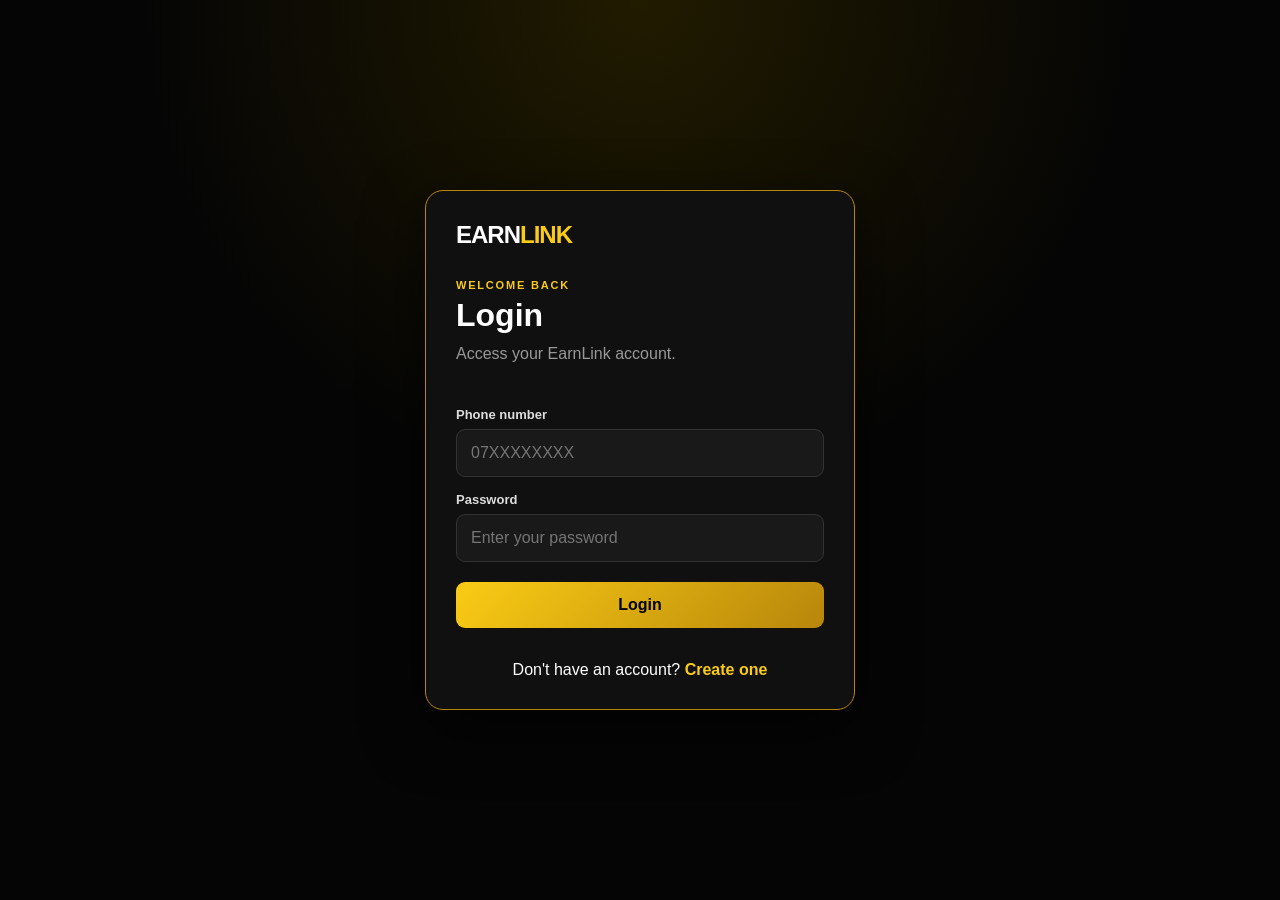
<file: index.html>
<!DOCTYPE html>
<html lang="en">
<head>
  <meta charset="UTF-8">
  <meta name="viewport" content="width=device-width, initial-scale=1.0">
  <meta name="theme-color" content="#050505">
  <title>EarnLink | Home</title>
  <link rel="stylesheet" href="style.css">
</head>
<body>
  <header class="topbar">
    <a class="brand" href="index.html">EARN<span>LINK</span></a>
    <a class="logout-link" href="#" onclick="logout(); return false;">Logout</a>
  </header>

  <main class="container">
    <section class="hero">
      <div>
        <p class="eyebrow">WELCOME TO EARNLINK</p>
        <h1>Earn more. <span>Do more.</span></h1>
        <p>Complete verified YouTube content-review tasks and track your earnings.</p>
      </div>
      <a class="btn" href="tasks.html">View Tasks →</a>
    </section>

    <section class="stats-grid">
      <div class="stat-card"><small>AVAILABLE</small><strong id="homeAvailable">KSh 0.00</strong></div>
      <div class="stat-card"><small>PENDING</small><strong id="homePending">KSh 0.00</strong></div>
      <div class="stat-card"><small>TOTAL EARNED</small><strong id="homeTotal">KSh 0.00</strong></div>
    </section>

    <section class="panel">
      <p class="eyebrow">HOW IT WORKS</p>
      <h2>Complete tasks</h2>
      <div class="steps">
        <div class="step"><span>01</span><div><strong>Choose a task</strong><p>Open an available YouTube content-review task.</p></div></div>
        <div class="step"><span>02</span><div><strong>Review the content</strong><p>Follow the instructions and review the assigned content.</p></div></div>
        <div class="step"><span>03</span><div><strong>Submit proof</strong><p>Upload your screen recording for review.</p></div></div>
        <div class="step"><span>04</span><div><strong>Get approved</strong><p>Approved rewards appear in your available balance.</p></div></div>
      </div>
    </section>

    <nav class="bottom-navigation" aria-label="Main navigation">
      <a class="active" href="index.html"><span class="nav-icon">⌂</span><small>Home</small></a>
      <a href="tasks.html"><span class="nav-icon">▦</span><small>Tasks</small></a>
      <a href="wallet.html"><span class="nav-icon">▣</span><small>Wallet</small></a>
    </nav>
  </main>
  <script src="script.js"></script>
</body>
</html>
</file>
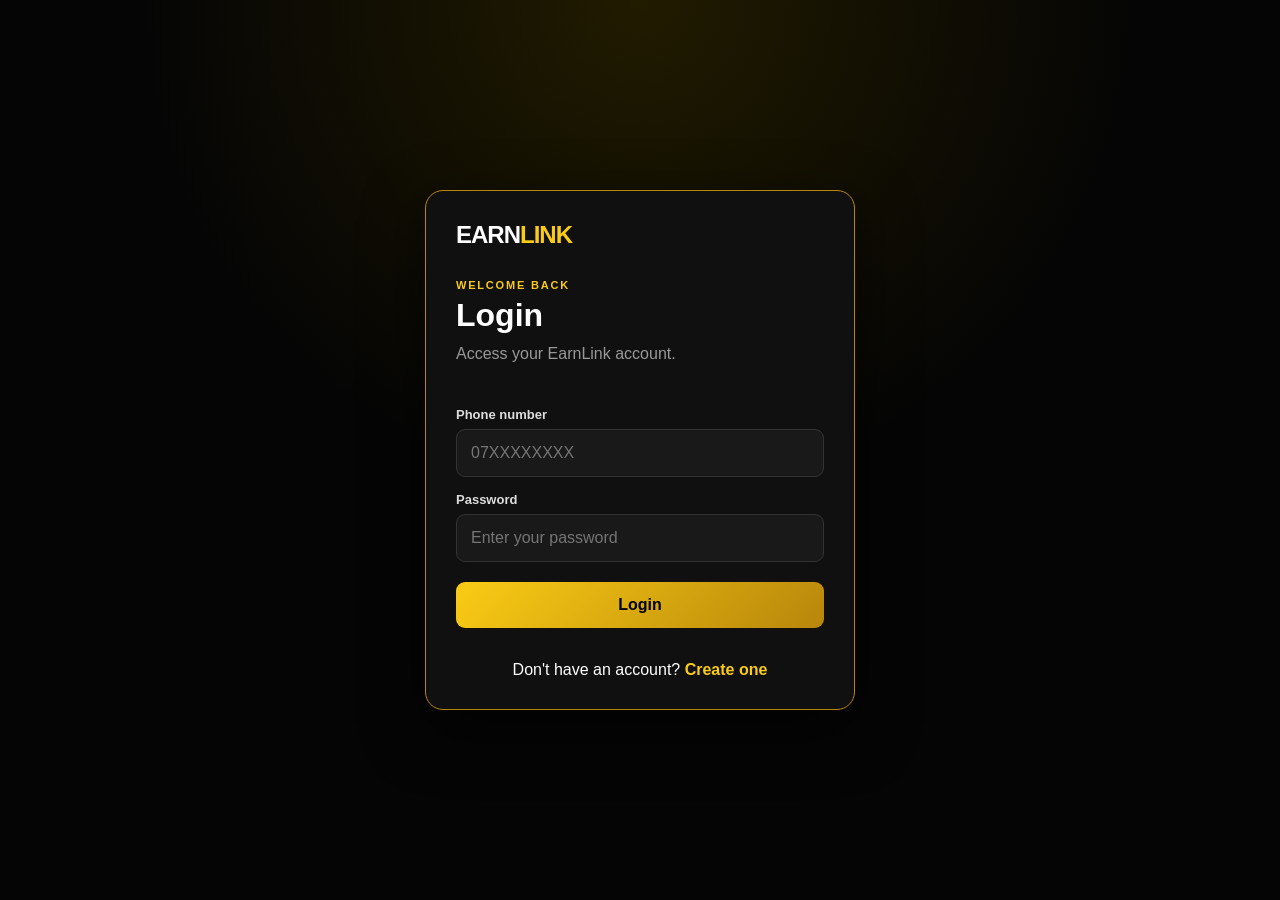
<file: login.html>
<!DOCTYPE html>
<html lang="en">
<head>
  <meta charset="UTF-8">
  <meta name="viewport" content="width=device-width, initial-scale=1.0">
  <meta name="theme-color" content="#050505">
  <title>EarnLink | Login</title>
  <link rel="stylesheet" href="style.css">
</head>
<body class="auth-body">
  <main class="auth-card">
    <a class="brand auth-brand" href="login.html">EARN<span>LINK</span></a>
    <p class="eyebrow">WELCOME BACK</p>
    <h1>Login</h1>
    <p class="muted">Access your EarnLink account.</p>

    <form id="loginForm">
      <label for="phone">Phone number</label>
      <input id="phone" type="tel" placeholder="07XXXXXXXX" autocomplete="tel" required>

      <label for="password">Password</label>
      <input id="password" type="password" placeholder="Enter your password" autocomplete="current-password" required>

      <button class="btn full" type="submit">Login</button>
      <p id="msg" class="msg"></p>
    </form>

    <p class="center">Don't have an account? <a href="signup.html">Create one</a></p>
  </main>
  <script src="script.js"></script>
</body>
</html>
</file>
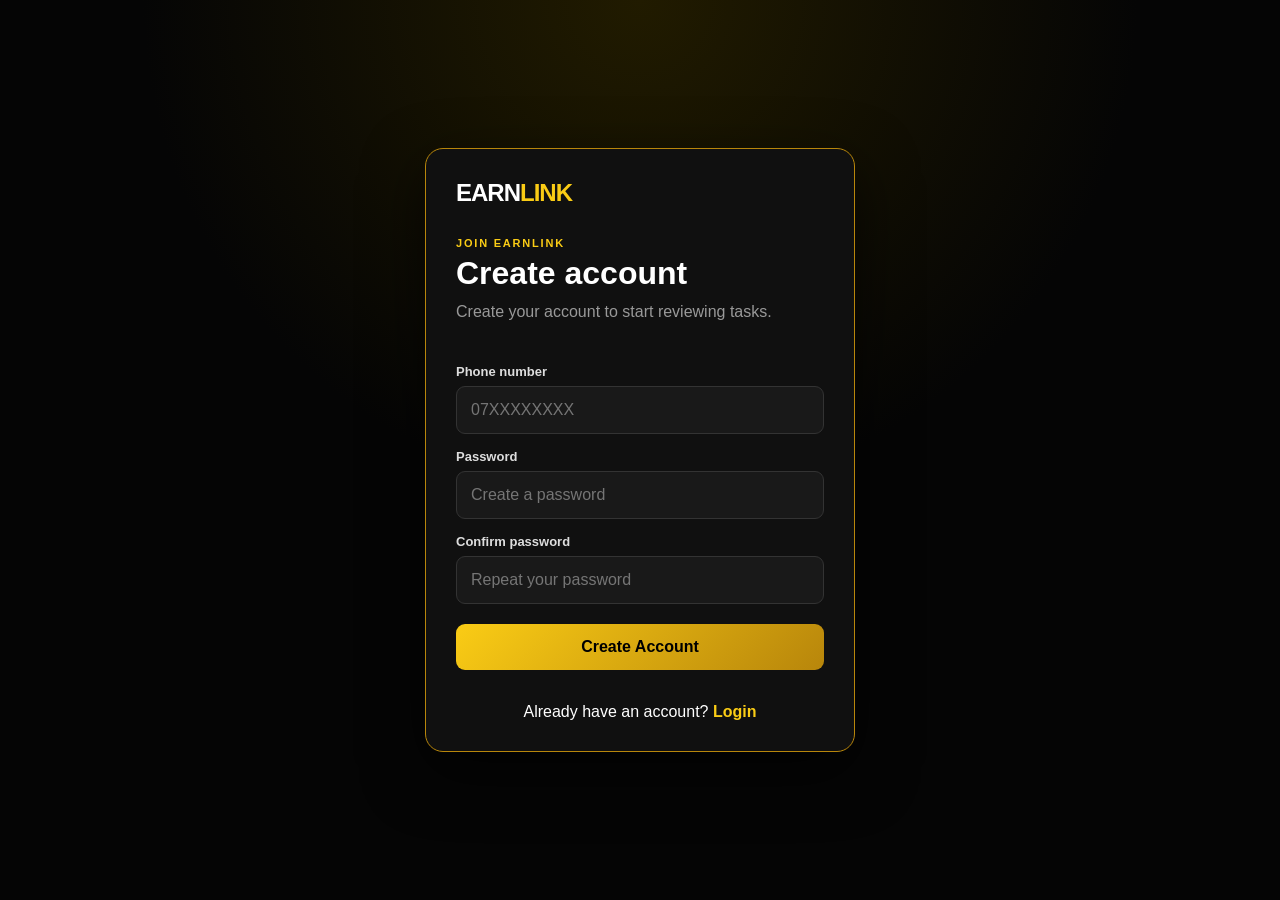
<file: signup.html>
<!DOCTYPE html>
<html lang="en">
<head>
  <meta charset="UTF-8">
  <meta name="viewport" content="width=device-width, initial-scale=1.0">
  <meta name="theme-color" content="#050505">
  <title>EarnLink | Sign Up</title>
  <link rel="stylesheet" href="style.css">
</head>
<body class="auth-body">
  <main class="auth-card">
    <a class="brand auth-brand" href="login.html">EARN<span>LINK</span></a>
    <p class="eyebrow">JOIN EARNLINK</p>
    <h1>Create account</h1>
    <p class="muted">Create your account to start reviewing tasks.</p>

    <form id="registerForm">
      <label for="phone">Phone number</label>
      <input id="phone" type="tel" placeholder="07XXXXXXXX" autocomplete="tel" required>

      <label for="password">Password</label>
      <input id="password" type="password" placeholder="Create a password" autocomplete="new-password" minlength="6" required>

      <label for="confirmPassword">Confirm password</label>
      <input id="confirmPassword" type="password" placeholder="Repeat your password" autocomplete="new-password" minlength="6" required>

      <button class="btn full" type="submit">Create Account</button>
      <p id="msg" class="msg"></p>
    </form>

    <p class="center">Already have an account? <a href="login.html">Login</a></p>
  </main>
  <script src="script.js"></script>
</body>
</html>
</file>
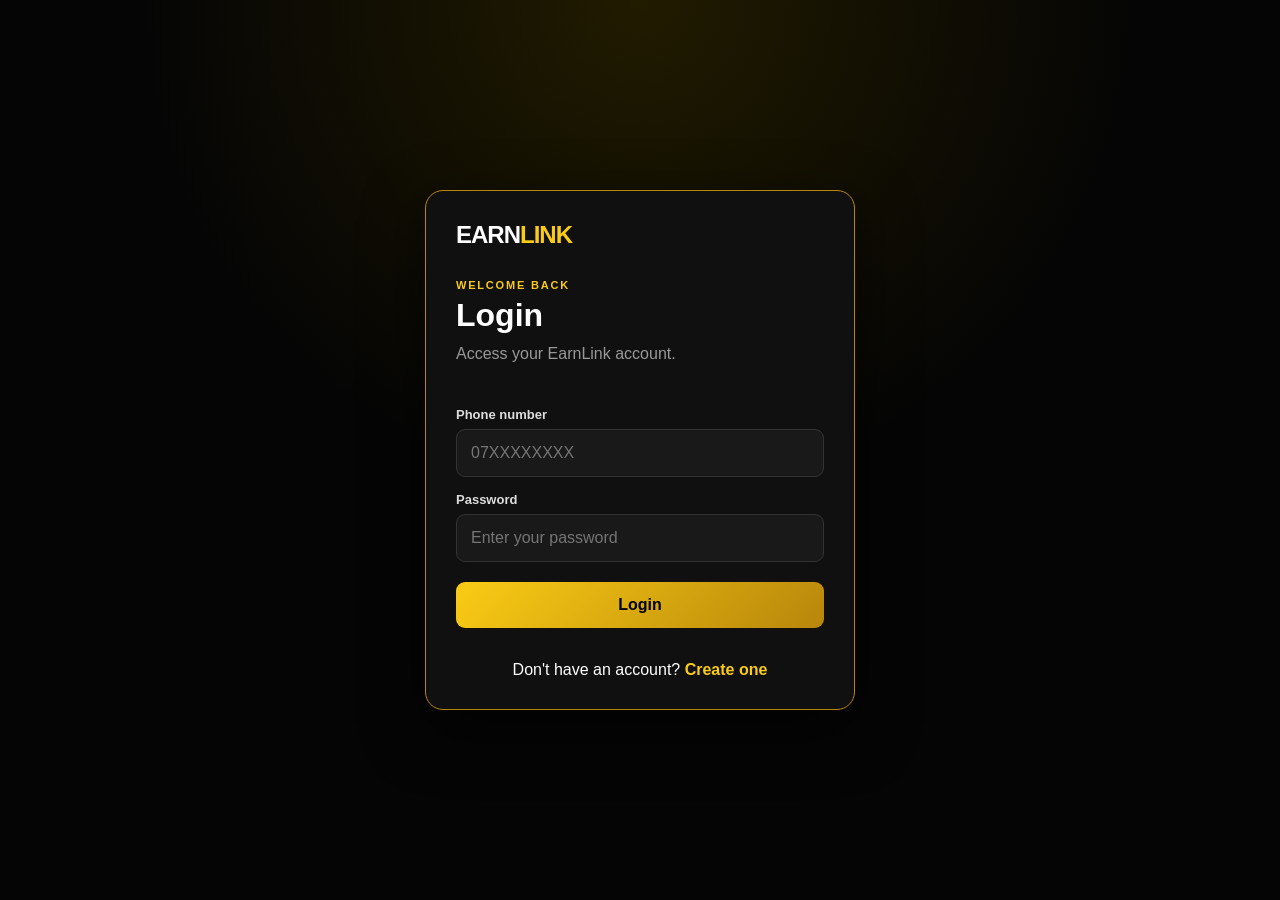
<file: task.html>
<!DOCTYPE html>
<html lang="en">
<head>
  <meta charset="UTF-8">
  <meta name="viewport" content="width=device-width, initial-scale=1.0">
  <meta name="theme-color" content="#050505">
  <title>EarnLink | Task</title>
  <link rel="stylesheet" href="style.css">
</head>
<body>
  <header class="topbar">
    <a class="brand" href="index.html">EARN<span>LINK</span></a>
    <a class="logout-link" href="#" onclick="logout(); return false;">Logout</a>
  </header>

  <main class="container task-container">
    <a href="tasks.html" class="back-link">← Back to Tasks</a>
    <section class="task-detail-card">
      <span class="tag">YOUTUBE CONTENT REVIEW</span>
      <h1 id="taskName">Loading Task...</h1>
      <p class="muted">Review the assigned YouTube content and submit your evidence for review.</p>

      <div class="reward-box"><span>Task Reward</span><strong id="reward">KSh 10</strong></div>

      <div class="detail-section">
        <h3>TASK INSTRUCTIONS</h3>
        <div id="instructions" class="instructions">Loading instructions...</div>
      </div>

      <div class="detail-section">
        <h3>OPEN YOUTUBE</h3>
        <a id="target" class="youtube-button" href="#" target="_blank" rel="noopener noreferrer">Open YouTube Content</a>
      </div>

      <div class="detail-section">
        <h3>TASK TIMER</h3>
        <div class="timer-box">
          <div id="timer">10s</div>
          <p class="muted">Complete the review before submitting.</p>
        </div>
      </div>

      <div class="detail-section">
        <h3>SUBMIT YOUR PROOF</h3>
        <div class="upload-box">
          <strong>📹 Screen Recording</strong>
          <p class="muted">Upload a video recording showing your task completion.</p>
          <input type="file" id="proof" accept="video/*">
        </div>
        <p id="taskMsg" class="task-message">Complete the review and select your recording.</p>
      </div>

      <button id="submitTask" class="btn full submit-task" disabled>Submit for Review</button>
    </section>
    <p class="footer">© 2026 EarnLink</p>
  </main>
  <script src="script.js"></script>
</body>
</html>
</file>
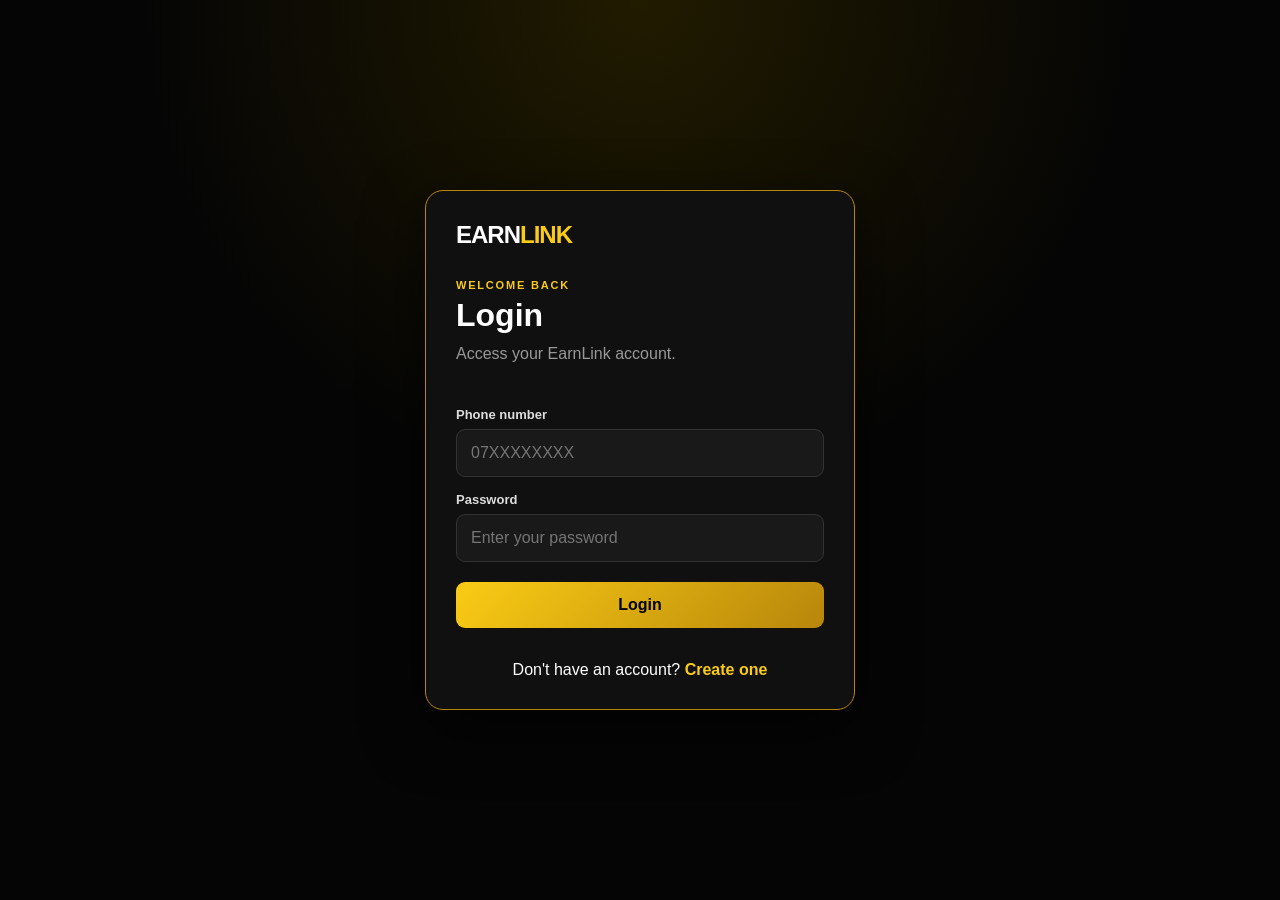
<file: tasks.html>
<!DOCTYPE html>
<html lang="en">
<head>
  <meta charset="UTF-8">
  <meta name="viewport" content="width=device-width, initial-scale=1.0">
  <meta name="theme-color" content="#050505">
  <title>EarnLink | Tasks</title>
  <link rel="stylesheet" href="style.css">
</head>
<body>
  <header class="topbar">
    <a class="brand" href="index.html">EARN<span>LINK</span></a>
    <a class="logout-link" href="#" onclick="logout(); return false;">Logout</a>
  </header>

  <main class="container">
    <section class="page-title">
      <p class="eyebrow">AVAILABLE WORK</p>
      <h1>YouTube Tasks</h1>
      <p>Review assigned YouTube content and submit your proof.</p>
    </section>

    <section id="taskList" class="task-list">
      <div class="loading">Loading tasks...</div>
    </section>

    <nav class="bottom-navigation" aria-label="Main navigation">
      <a href="index.html"><span class="nav-icon">⌂</span><small>Home</small></a>
      <a class="active" href="tasks.html"><span class="nav-icon">▦</span><small>Tasks</small></a>
      <a href="wallet.html"><span class="nav-icon">▣</span><small>Wallet</small></a>
    </nav>
  </main>
  <script src="script.js"></script>
</body>
</html>
</file>
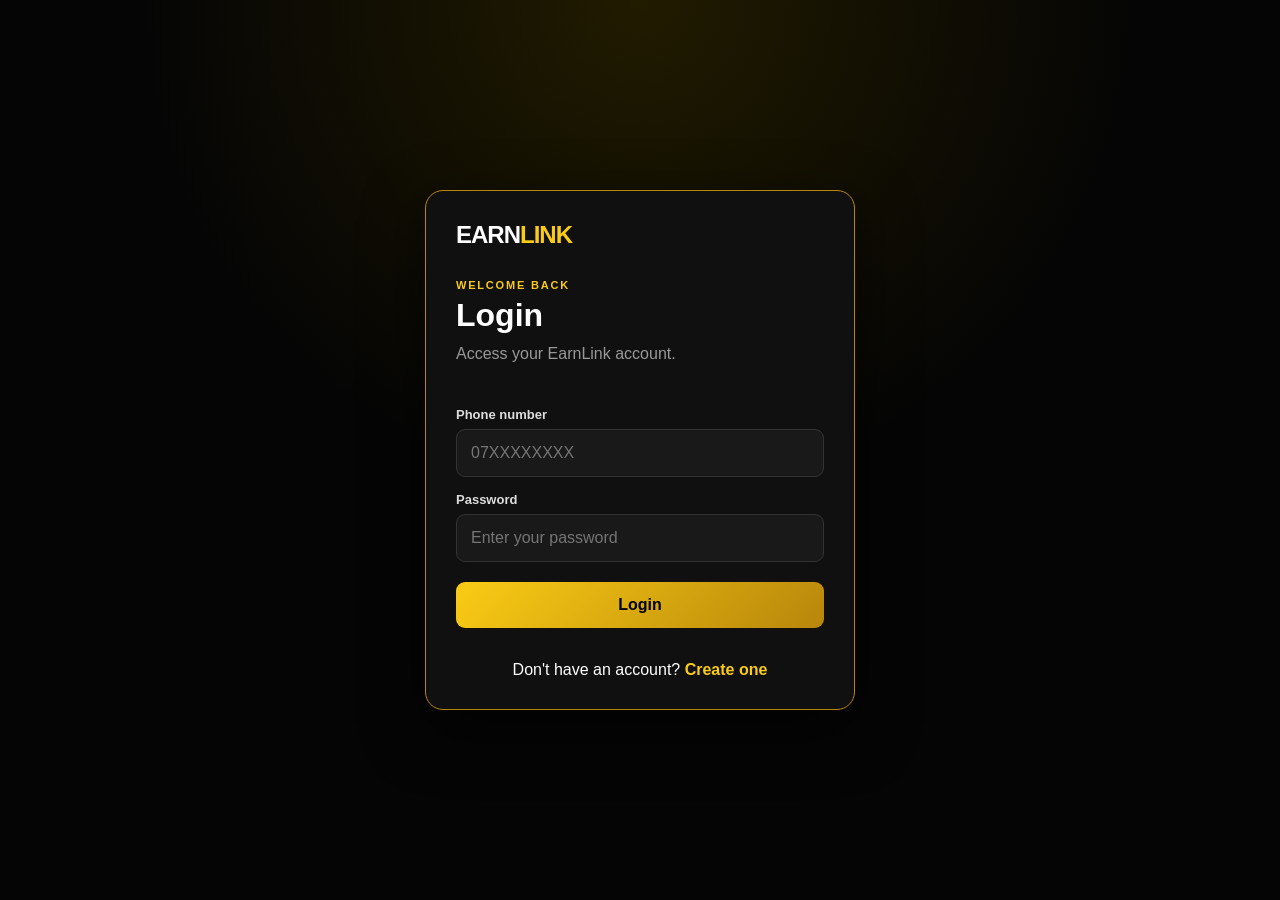
<file: wallet.html>
<!DOCTYPE html>
<html lang="en">
<head>
  <meta charset="UTF-8">
  <meta name="viewport" content="width=device-width, initial-scale=1.0">
  <meta name="theme-color" content="#050505">
  <title>EarnLink | Wallet</title>
  <link rel="stylesheet" href="style.css">
</head>
<body>
  <header class="topbar">
    <a class="brand" href="index.html">EARN<span>LINK</span></a>
    <a class="logout-link" href="#" onclick="logout(); return false;">Logout</a>
  </header>

  <main class="container">
    <section class="page-title">
      <p class="eyebrow">YOUR MONEY</p>
      <h1>Wallet</h1>
      <p>Track your approved and pending earnings.</p>
    </section>

    <section class="balance-grid">
      <div class="balance-card"><small>AVAILABLE BALANCE</small><strong id="availableBalance">KSh 0.00</strong></div>
      <div class="stat-card"><small>PENDING</small><strong id="pendingBalance">KSh 0.00</strong></div>
      <div class="stat-card"><small>TOTAL EARNED</small><strong id="totalEarned">KSh 0.00</strong></div>
    </section>

    <section class="panel">
      <p class="eyebrow">WITHDRAW</p>
      <h2>M-PESA Withdrawal</h2>
      <form id="withdrawForm">
        <label for="mpesaNumber">M-PESA Number</label>
        <input type="tel" id="mpesaNumber" placeholder="07XXXXXXXX" pattern="(07|01)[0-9]{8}|254(7|1)[0-9]{8}" required>
        <label for="withdrawAmount">Amount (KSh)</label>
        <input type="number" id="withdrawAmount" placeholder="Enter amount" min="1" step="1" required>
        <button type="submit" class="btn full">Request Withdrawal</button>
      </form>
      <p id="withdrawMessage" class="muted">Withdrawals require backend M-PESA integration for real payments.</p>
    </section>

    <section class="panel">
      <p class="eyebrow">ACTIVITY</p>
      <h2>Transaction History</h2>
      <div id="transactionHistory"><p class="muted">No transactions yet.</p></div>
    </section>

    <nav class="bottom-navigation">
      <a href="index.html"><span class="nav-icon">⌂</span><small>Home</small></a>
      <a href="tasks.html"><span class="nav-icon">▦</span><small>Tasks</small></a>
      <a class="active" href="wallet.html"><span class="nav-icon">▣</span><small>Wallet</small></a>
    </nav>
  </main>
  <script src="script.js"></script>
</body>
</html>
</file>
<file: style.css>
* {
  box-sizing: border-box;
  margin: 0;
  padding: 0;
}

:root {
  --black: #050505;
  --dark: #0c0c0c;
  --card: #111111;
  --card2: #171717;
  --gold: #facc15;
  --gold-dark: #b8860b;
  --white: #ffffff;
  --muted: #999999;
  --border: #292929;
}

html { scroll-behavior: smooth; }

body {
  font-family: Arial, Helvetica, sans-serif;
  background: var(--black);
  color: var(--white);
  min-height: 100vh;
  padding-bottom: 90px;
}

a { color: inherit; }
button, input { font: inherit; }

.brand {
  text-decoration: none;
  font-size: 24px;
  font-weight: 900;
  letter-spacing: -1px;
  color: white;
}
.brand span { color: var(--gold); }

.topbar {
  width: 100%;
  min-height: 68px;
  padding: 16px 20px;
  display: flex;
  align-items: center;
  justify-content: space-between;
  background: #080808;
  border-bottom: 1px solid var(--gold-dark);
  position: sticky;
  top: 0;
  z-index: 20;
}

.logout-link {
  text-decoration: none;
  color: #ddd;
  background: #1c1c1c;
  border: 1px solid #333;
  padding: 9px 13px;
  border-radius: 8px;
  font-size: 13px;
}
.logout-link:hover { color: var(--gold); border-color: var(--gold-dark); }

.container {
  width: min(100% - 30px, 900px);
  margin: 0 auto;
  padding-top: 28px;
}

.hero {
  background: linear-gradient(135deg, #161200, #0e0e0e 55%, #111);
  border: 1px solid var(--gold-dark);
  border-radius: 18px;
  padding: 28px;
  display: flex;
  align-items: center;
  justify-content: space-between;
  gap: 25px;
  box-shadow: 0 10px 40px rgba(0, 0, 0, .4);
}
.hero h1 { margin-top: 8px; font-size: clamp(30px, 7vw, 48px); line-height: 1.05; }
.hero h1 span { color: var(--gold); }
.hero p:not(.eyebrow) { color: #aaa; margin-top: 12px; line-height: 1.6; }

.page-title { margin-bottom: 24px; }
.page-title h1 { font-size: 32px; margin-top: 5px; }
.page-title p:not(.eyebrow) { color: var(--muted); margin-top: 8px; }

.eyebrow {
  color: var(--gold);
  font-size: 11px;
  font-weight: 800;
  letter-spacing: 1.8px;
}
.muted { color: var(--muted); line-height: 1.6; }
.center { text-align: center; }
.center a { color: var(--gold); text-decoration: none; font-weight: bold; }

.btn {
  display: inline-block;
  border: none;
  border-radius: 9px;
  padding: 14px 20px;
  background: linear-gradient(135deg, var(--gold), var(--gold-dark));
  color: #000;
  font-weight: 800;
  text-decoration: none;
  cursor: pointer;
  text-align: center;
}
.btn:hover { background: #eab308; }
.btn.full { width: 100%; }

.stats-grid {
  display: grid;
  grid-template-columns: repeat(3, 1fr);
  gap: 14px;
  margin-top: 18px;
}
.stat-card, .balance-card {
  background: var(--card);
  border: 1px solid var(--border);
  border-radius: 13px;
  padding: 20px;
}
.stat-card small, .balance-card small {
  display: block;
  color: #888;
  font-size: 10px;
  font-weight: bold;
  letter-spacing: 1px;
}
.stat-card strong, .balance-card strong {
  display: block;
  color: var(--gold);
  margin-top: 9px;
  font-size: 21px;
}

.panel {
  background: var(--card);
  border: 1px solid var(--border);
  border-radius: 15px;
  padding: 22px;
  margin-top: 20px;
}
.panel h2 { margin-top: 5px; margin-bottom: 20px; }

.steps { margin-top: 20px; }
.step { display: flex; gap: 15px; padding: 15px 0; border-bottom: 1px solid #222; }
.step:last-child { border-bottom: none; }
.step > span { color: var(--gold); font-weight: 900; }
.step strong { display: block; }
.step p { color: var(--muted); font-size: 13px; line-height: 1.5; margin-top: 5px; }

.task-list { display: grid; gap: 15px; }
.task-card {
  background: var(--card);
  border: 1px solid var(--border);
  border-radius: 15px;
  padding: 20px;
  transition: .2s ease;
}
.task-card:hover { border-color: var(--gold-dark); transform: translateY(-2px); }
.task-card h3 { color: white; font-size: 19px; }
.task-platform { color: var(--muted); margin-top: 7px; font-size: 13px; }
.task-reward { color: var(--gold); font-weight: bold; margin-top: 12px; }
.task-duration { color: #888; font-size: 12px; margin-top: 6px; }
.task-card .btn { margin-top: 16px; width: 100%; }
.loading { text-align: center; color: var(--muted); padding: 30px; }

.bottom-navigation {
  position: fixed;
  left: 50%;
  bottom: 12px;
  transform: translateX(-50%);
  width: min(94%, 520px);
  background: #111;
  border: 1px solid #333;
  border-radius: 16px;
  padding: 8px;
  display: grid;
  grid-template-columns: repeat(3, 1fr);
  z-index: 50;
  box-shadow: 0 10px 30px rgba(0, 0, 0, .65);
}
.bottom-navigation a {
  text-decoration: none;
  color: #777;
  min-height: 55px;
  display: flex;
  flex-direction: column;
  align-items: center;
  justify-content: center;
  gap: 3px;
  border-radius: 11px;
}
.bottom-navigation a.active { color: #000; background: var(--gold); }
.nav-icon { font-size: 20px; line-height: 1; }
.bottom-navigation small { font-size: 11px; font-weight: bold; }

.auth-body {
  min-height: 100vh;
  display: flex;
  align-items: center;
  justify-content: center;
  padding: 20px;
  background: radial-gradient(circle at top, #211b00, #050505 45%);
}
.auth-card {
  width: min(100%, 430px);
  background: #101010;
  border: 1px solid var(--gold-dark);
  border-radius: 18px;
  padding: 30px;
  box-shadow: 0 20px 60px rgba(0, 0, 0, .65);
}
.auth-brand { display: inline-block; margin-bottom: 30px; }
.auth-card h1 { font-size: 32px; margin-top: 6px; }
.auth-card > .muted { margin-top: 7px; margin-bottom: 25px; }
.auth-card form { display: flex; flex-direction: column; }
.auth-card label, .panel label {
  color: #ddd;
  font-size: 13px;
  font-weight: bold;
  margin-bottom: 7px;
  margin-top: 15px;
}
.auth-card input, .panel input {
  width: 100%;
  background: #191919;
  border: 1px solid #333;
  color: white;
  border-radius: 9px;
  padding: 14px;
  outline: none;
}
.auth-card input:focus, .panel input:focus { border-color: var(--gold); }
.auth-card .btn { margin-top: 20px; }
.msg { color: var(--gold); text-align: center; font-size: 13px; line-height: 1.5; margin-top: 13px; min-height: 20px; }

.task-container { max-width: 650px; }
.back-link { display: inline-block; color: var(--gold); text-decoration: none; margin-bottom: 15px; font-size: 14px; }
.task-detail-card { background: var(--card); border: 1px solid var(--gold-dark); border-radius: 17px; padding: 25px; }
.tag {
  display: inline-block;
  color: var(--gold);
  background: #2b2200;
  border: 1px solid #665000;
  border-radius: 20px;
  padding: 7px 11px;
  font-size: 11px;
  font-weight: bold;
}
.task-detail-card h1 { font-size: 28px; margin-top: 15px; }
.reward-box {
  display: flex;
  align-items: center;
  justify-content: space-between;
  background: #211a00;
  border: 1px solid var(--gold-dark);
  border-radius: 12px;
  padding: 18px;
  margin-top: 22px;
}
.reward-box span { color: #ccc; }
.reward-box strong { color: var(--gold); font-size: 25px; }
.detail-section { margin-top: 25px; }
.detail-section h3 { color: var(--gold); font-size: 14px; margin-bottom: 11px; }
.instructions {
  white-space: pre-line;
  background: #181818;
  border: 1px solid #333;
  border-radius: 10px;
  padding: 16px;
  color: #ddd;
  line-height: 1.7;
  font-size: 14px;
}
.youtube-button {
  display: block;
  text-align: center;
  text-decoration: none;
  background: linear-gradient(135deg, var(--gold), var(--gold-dark));
  color: #000;
  border-radius: 9px;
  padding: 15px;
  font-weight: 800;
}
.timer-box { background: #181818; border: 1px solid #333; border-radius: 12px; padding: 20px; text-align: center; }
#timer { color: var(--gold); font-size: 34px; font-weight: 900; margin-bottom: 8px; }
.upload-box { border: 2px dashed #806000; background: #181818; border-radius: 12px; padding: 22px; text-align: center; }
.upload-box strong { font-size: 16px; }
.upload-box input { width: 100%; margin-top: 15px; color: white; }
.task-message { color: #999; font-size: 13px; line-height: 1.5; margin-top: 10px; }
.submit-task { margin-top: 22px; }
.btn:disabled { background: #333; color: #777; cursor: not-allowed; }
.footer { color: #555; text-align: center; font-size: 12px; padding: 25px; }

.balance-grid { display: grid; grid-template-columns: 1.3fr 1fr 1fr; gap: 14px; }
.balance-card { border-color: var(--gold-dark); background: linear-gradient(135deg, #211a00, #111); }
.transaction { border-bottom: 1px solid #292929; padding: 15px 0; }
.transaction:last-child { border-bottom: none; }
.transaction strong { color: white; }
.transaction p { color: #aaa; font-size: 13px; margin-top: 5px; }
.transaction small { color: #666; display: block; margin-top: 7px; }

@media (max-width: 650px) {
  .container { width: min(100% - 22px, 900px); padding-top: 20px; }
  .hero { flex-direction: column; align-items: stretch; padding: 22px; }
  .hero .btn { width: 100%; }
  .stats-grid, .balance-grid { grid-template-columns: 1fr; }
  .panel { padding: 18px; }
  .task-detail-card { padding: 19px; }
  .topbar { padding: 14px; }
  .brand { font-size: 21px; }
  .auth-card { padding: 23px; }
}
</file>
